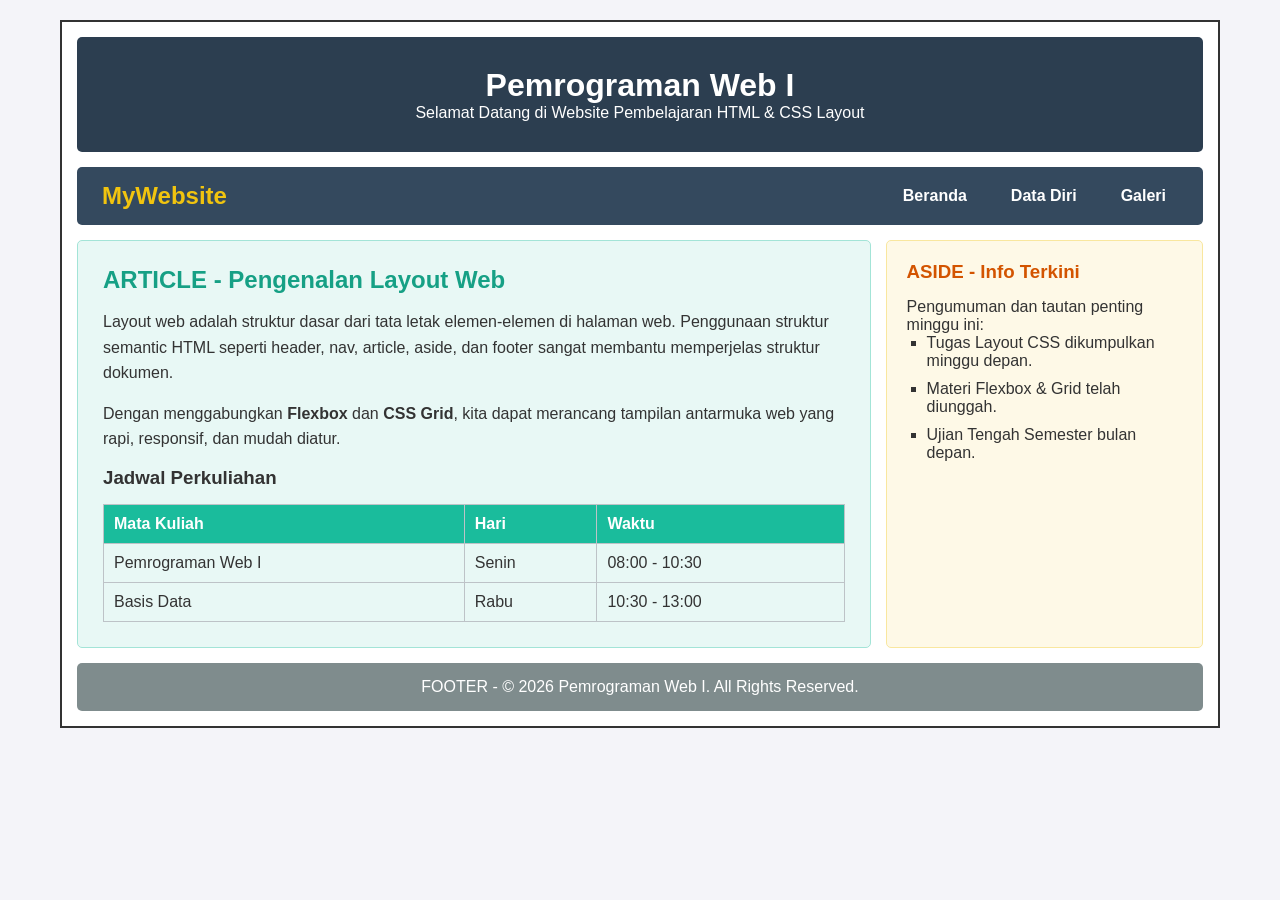
<file: TugasPraktikumPwd/tugaspertemuan3/index.html>
<!DOCTYPE html>
<html lang="id">
<head>
    <meta charset="UTF-8">
    <meta name="viewport" content="width=device-width, initial-scale=1.0">
    <title>Beranda - Pemrograman Web 1</title>
    <link rel="stylesheet" href="style.css">
</head>
<body>
    <div class="wrapper">
        <!-- Header -->
        <header>
            <h1>Pemrograman Web I</h1>
            <p>Selamat Datang di Website Pembelajaran HTML & CSS Layout</p>
        </header>

        <!-- Navigasi (Flexbox: Logo di kiri, Menu di kanan) -->
       <nav>
    <div class="logo">MyWebsite</div>
    <ul>
        <li><a href="index.html">Beranda</a></li>
        <li><a href="about.html">Data Diri</a></li>
        <li><a href="gallery.html">Galeri</a></li>
    </ul>
</nav>

        <!-- Section Utama (Grid Container) -->
        <section class="main-content">
            <!-- Article -->
            <article>
                <h2>ARTICLE - Pengenalan Layout Web</h2>
                <p>Layout web adalah struktur dasar dari tata letak elemen-elemen di halaman web. Penggunaan struktur semantic HTML seperti <code>header</code>, <code>nav</code>, <code>article</code>, <code>aside</code>, dan <code>footer</code> sangat membantu memperjelas struktur dokumen.</p>
                <p>Dengan menggabungkan <strong>Flexbox</strong> dan <strong>CSS Grid</strong>, kita dapat merancang tampilan antarmuka web yang rapi, responsif, dan mudah diatur.</p>
                
                <h3>Jadwal Perkuliahan</h3>
                <table>
                    <thead>
                        <tr>
                            <th>Mata Kuliah</th>
                            <th>Hari</th>
                            <th>Waktu</th>
                        </tr>
                    </thead>
                    <tbody>
                        <tr>
                            <td>Pemrograman Web I</td>
                            <td>Senin</td>
                            <td>08:00 - 10:30</td>
                        </tr>
                        <tr>
                            <td>Basis Data</td>
                            <td>Rabu</td>
                            <td>10:30 - 13:00</td>
                        </tr>
                    </tbody>
                </table>
            </article>

            <!-- Aside -->
            <aside>
                <h3>ASIDE - Info Terkini</h3>
                <p>Pengumuman dan tautan penting minggu ini:</p>
                <ul>
                    <li>Tugas Layout CSS dikumpulkan minggu depan.</li>
                    <li>Materi Flexbox & Grid telah diunggah.</li>
                    <li>Ujian Tengah Semester bulan depan.</li>
                </ul>
            </aside>
        </section>

        <!-- Footer -->
        <footer>
            <p>FOOTER - &copy; 2026 Pemrograman Web I. All Rights Reserved.</p>
        </footer>
    </div>
</body>
</html>
</file>
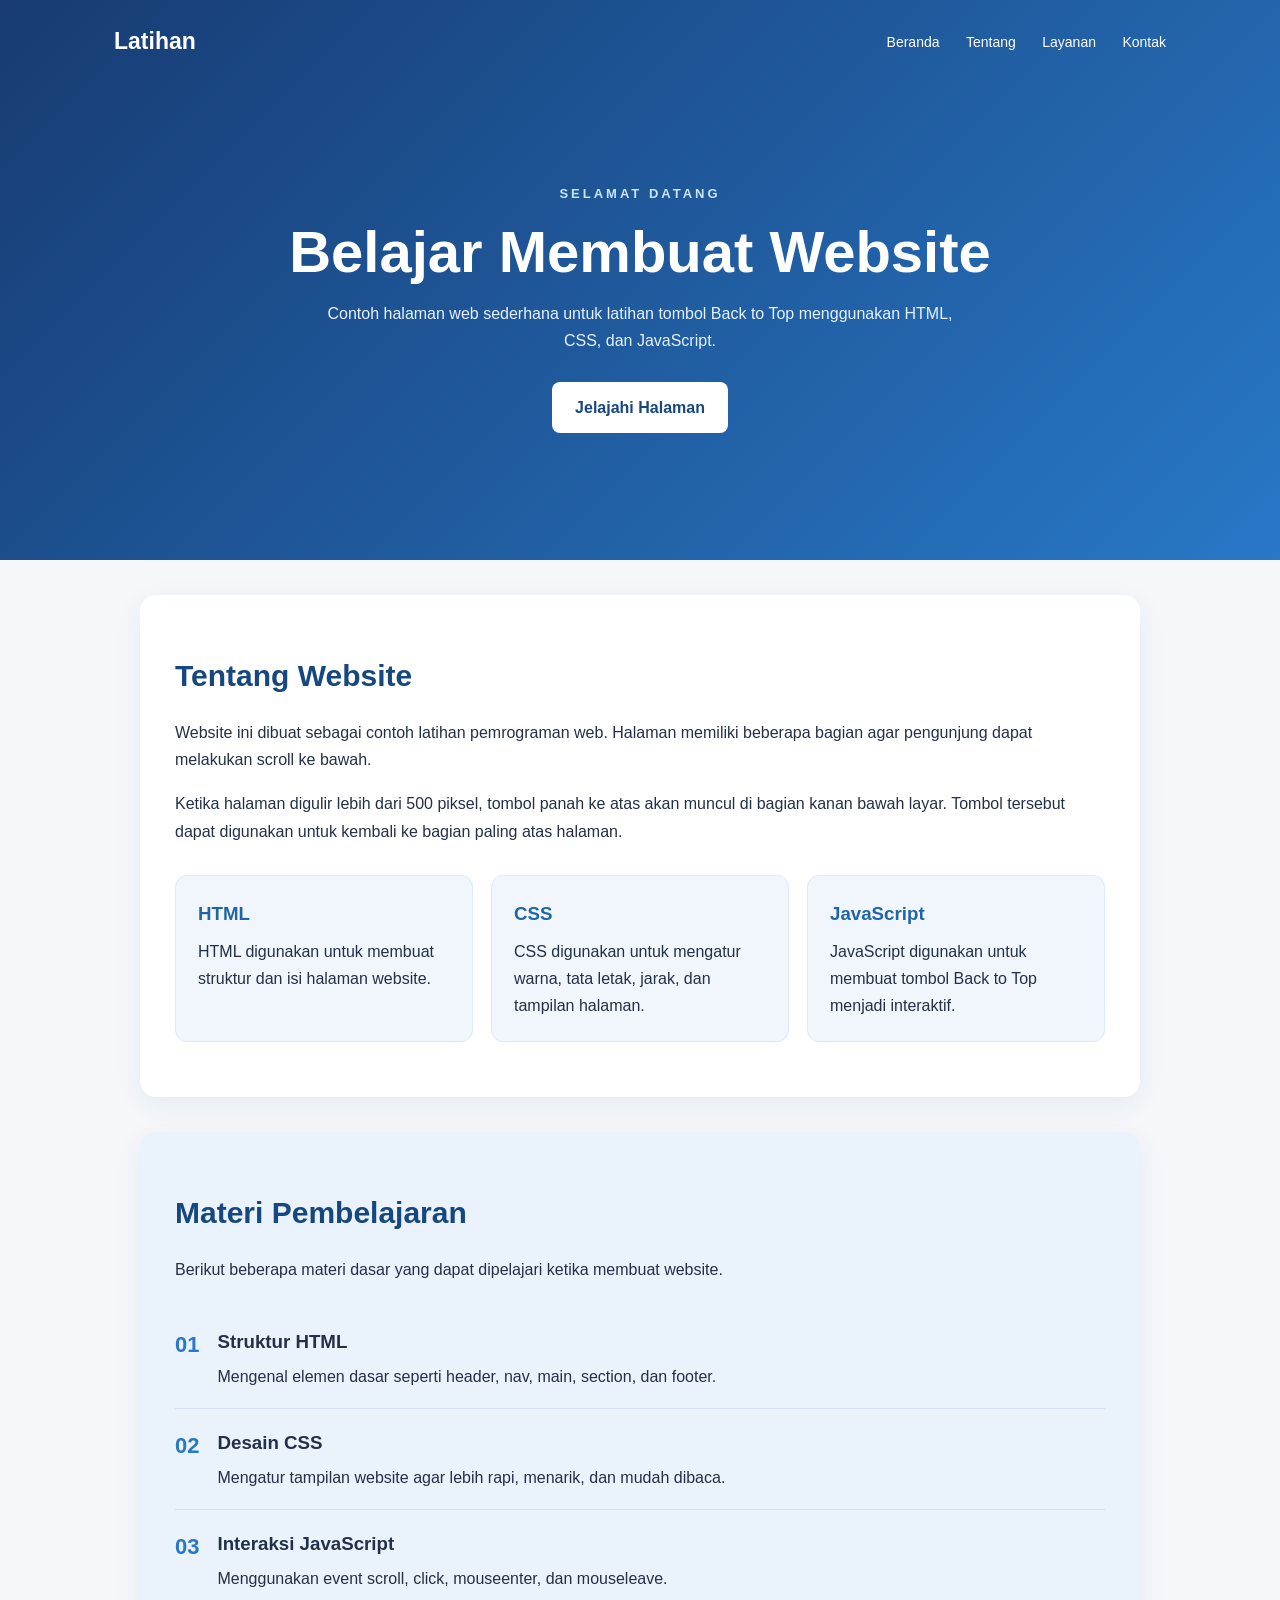
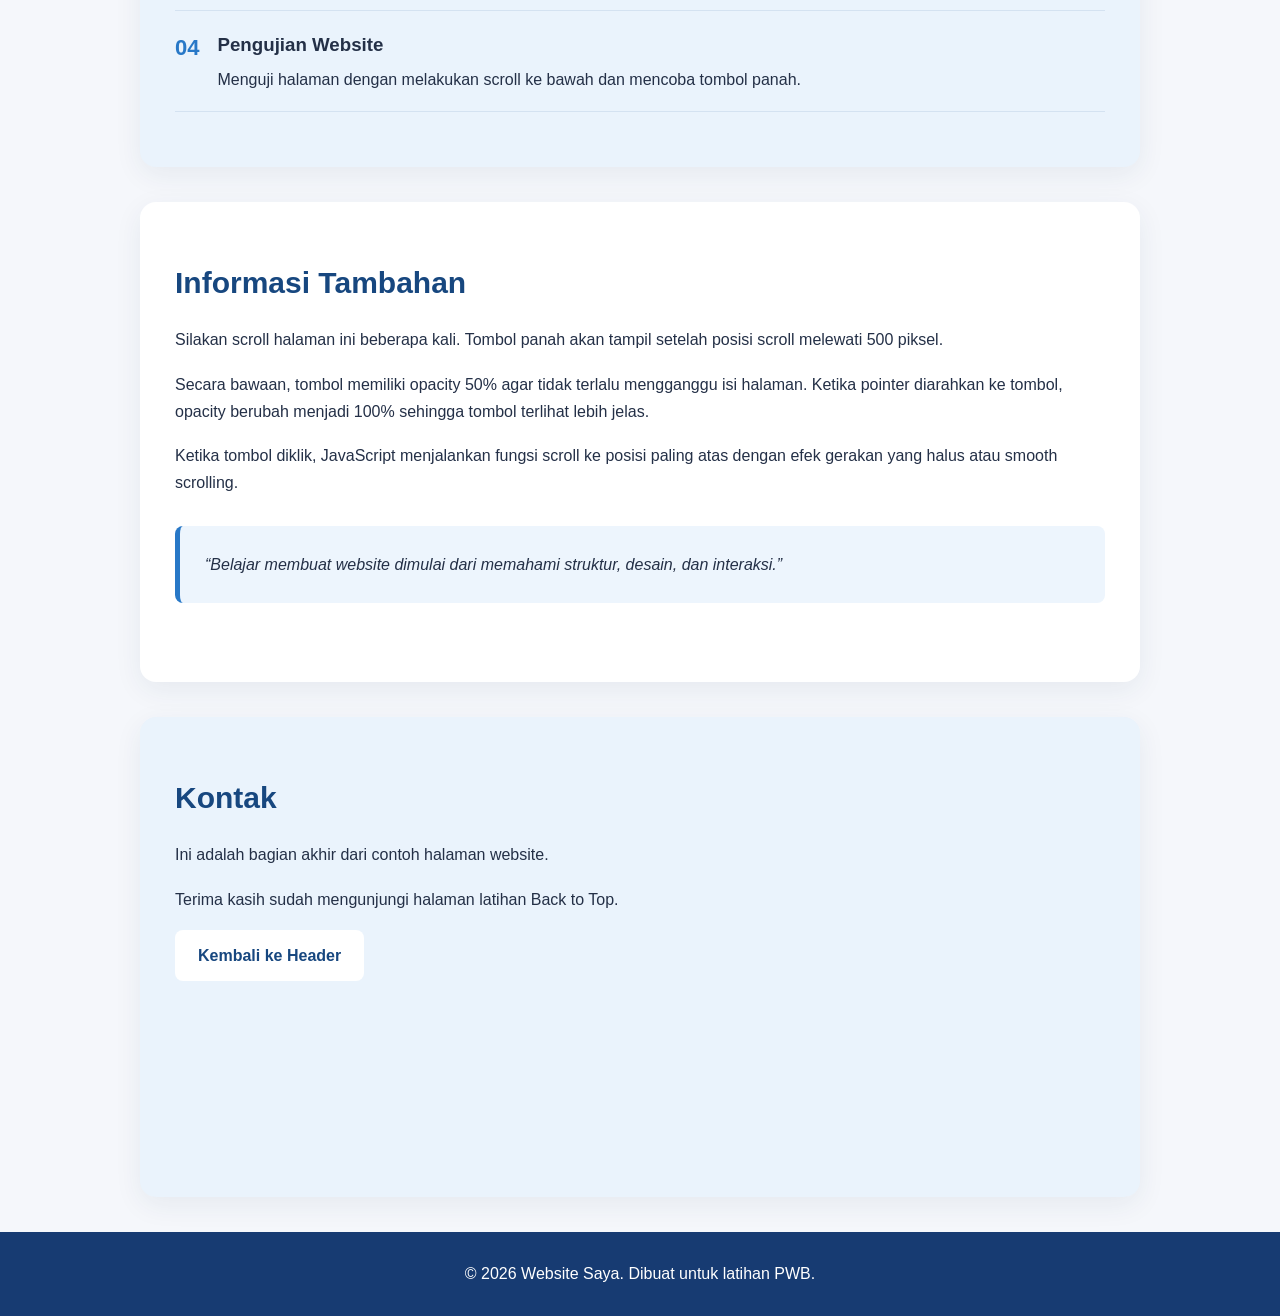
<file: TugasPraktikumPwd/tugaspertemuan4/index.html>
<!DOCTYPE html>
<html lang="id">
<head>
    <meta charset="UTF-8">
    <meta name="viewport" content="width=device-width, initial-scale=1.0">
    <title>Tugas Pertemuan 4</title>
    <link rel="stylesheet" href="style.css">
</head>
<body>

    <header id="top">
        <nav class="navbar">
            <h2>Latihan</h2>
            <div>
                <a href="#beranda">Beranda</a>
                <a href="#tentang">Tentang</a>
                <a href="#layanan">Layanan</a>
                <a href="#kontak">Kontak</a>
            </div>
        </nav>

        <section class="hero" id="beranda">
            <p class="label">SELAMAT DATANG</p>
            <h1>Belajar Membuat Website</h1>
            <p>Contoh halaman web sederhana untuk latihan tombol Back to Top menggunakan HTML, CSS, dan JavaScript.</p>
            <a class="hero-button" href="#tentang">Jelajahi Halaman</a>
        </section>
    </header>

    <main>
        <section class="content-section" id="tentang">
            <h2>Tentang Website</h2>
            <p>Website ini dibuat sebagai contoh latihan pemrograman web. Halaman memiliki beberapa bagian agar pengunjung dapat melakukan scroll ke bawah.</p>
            <p>Ketika halaman digulir lebih dari 500 piksel, tombol panah ke atas akan muncul di bagian kanan bawah layar. Tombol tersebut dapat digunakan untuk kembali ke bagian paling atas halaman.</p>
            <div class="info-grid">
                <article class="info-card">
                    <h3>HTML</h3>
                    <p>HTML digunakan untuk membuat struktur dan isi halaman website.</p>
                </article>
                <article class="info-card">
                    <h3>CSS</h3>
                    <p>CSS digunakan untuk mengatur warna, tata letak, jarak, dan tampilan halaman.</p>
                </article>
                <article class="info-card">
                    <h3>JavaScript</h3>
                    <p>JavaScript digunakan untuk membuat tombol Back to Top menjadi interaktif.</p>
                </article>
            </div>
        </section>

        <section class="content-section alternate" id="layanan">
            <h2>Materi Pembelajaran</h2>
            <p>Berikut beberapa materi dasar yang dapat dipelajari ketika membuat website.</p>
            <div class="lesson-list">
                <article><span>01</span><div><h3>Struktur HTML</h3><p>Mengenal elemen dasar seperti header, nav, main, section, dan footer.</p></div></article>
                <article><span>02</span><div><h3>Desain CSS</h3><p>Mengatur tampilan website agar lebih rapi, menarik, dan mudah dibaca.</p></div></article>
                <article><span>03</span><div><h3>Interaksi JavaScript</h3><p>Menggunakan event scroll, click, mouseenter, dan mouseleave.</p></div></article>
                <article><span>04</span><div><h3>Pengujian Website</h3><p>Menguji halaman dengan melakukan scroll ke bawah dan mencoba tombol panah.</p></div></article>
            </div>
        </section>

        <section class="content-section">
            <h2>Informasi Tambahan</h2>
            <p>Silakan scroll halaman ini beberapa kali. Tombol panah akan tampil setelah posisi scroll melewati 500 piksel.</p>
            <p>Secara bawaan, tombol memiliki opacity 50% agar tidak terlalu mengganggu isi halaman. Ketika pointer diarahkan ke tombol, opacity berubah menjadi 100% sehingga tombol terlihat lebih jelas.</p>
            <p>Ketika tombol diklik, JavaScript menjalankan fungsi scroll ke posisi paling atas dengan efek gerakan yang halus atau smooth scrolling.</p>
            <div class="quote-box">
                “Belajar membuat website dimulai dari memahami struktur, desain, dan interaksi.”
            </div>
        </section>

        <section class="content-section alternate" id="kontak">
            <h2>Kontak</h2>
            <p>Ini adalah bagian akhir dari contoh halaman website.</p>
            <p>Terima kasih sudah mengunjungi halaman latihan Back to Top.</p>
            <a class="hero-button" href="#top">Kembali ke Header</a>
        </section>
    </main>

    <footer>
        <p>&copy; 2026 Website Saya. Dibuat untuk latihan PWB.</p>
    </footer>

    <script src="script.js"></script>
</body>
</html>
</file>
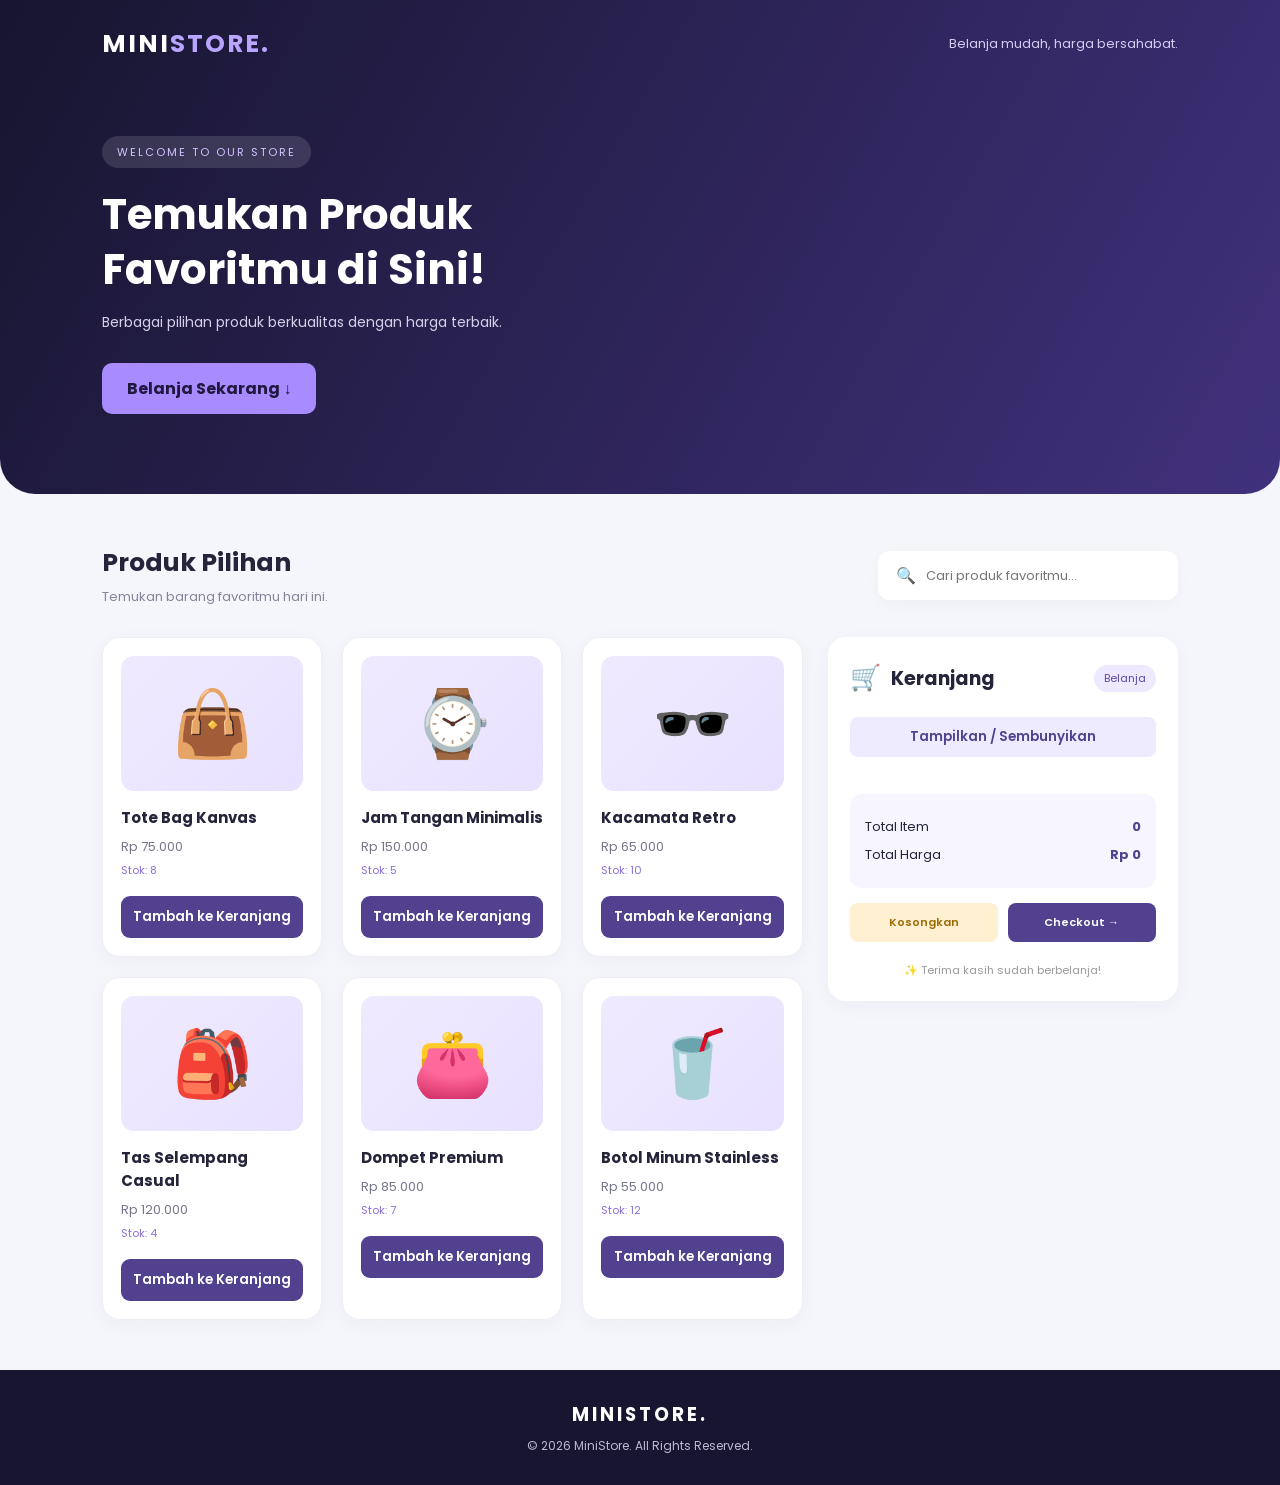
<file: TugasPraktikumPwd/tugaspertemuan5/index.html>
<!DOCTYPE html>
<html lang="id">
<head>
    <meta charset="UTF-8">
    <meta name="viewport" content="width=device-width, initial-scale=1.0">
    <title>Minimalist Store</title>
    <link rel="stylesheet" href="style.css">
    <script src="https://code.jquery.com/jquery-3.7.1.min.js"></script>
</head>
<body>

    <header class="hero">
        <nav>
            <h2>MINI<span>STORE.</span></h2>
            <p>Belanja mudah, harga bersahabat.</p>
        </nav>

        <div class="hero-content">
            <span class="tagline">WELCOME TO OUR STORE</span>
            <h1>Temukan Produk <br>Favoritmu di Sini!</h1>
            <p>Berbagai pilihan produk berkualitas dengan harga terbaik.</p>
            <a href="#products" class="hero-button">Belanja Sekarang ↓</a>
        </div>
    </header>

    <main>
        <section class="search-section" id="products">
            <div>
                <h2>Produk Pilihan</h2>
                <p>Temukan barang favoritmu hari ini.</p>
            </div>

            <div class="search-box">
                <span>🔍</span>
                <input type="text" id="search-input"
                    placeholder="Cari produk favoritmu...">
            </div>
        </section>

        <div class="container">

            <div class="product-list" id="product-list"></div>

            <aside class="cart-panel">
                <div class="cart-heading">
                    <div>
                        <span class="cart-icon">🛒</span>
                        <h2>Keranjang</h2>
                    </div>
                    <span class="cart-label">Belanja</span>
                </div>

                <button id="toggle-cart">Tampilkan / Sembunyikan</button>

                <ul class="cart-items" id="cart-items"></ul>

                <div class="cart-information">
                    <div>
                        <span>Total Item</span>
                        <strong id="cart-count">0</strong>
                    </div>

                    <div>
                        <span>Total Harga</span>
                        <strong id="cart-total">Rp 0</strong>
                    </div>
                </div>

                <div class="cart-actions">
                    <button id="empty-cart">Kosongkan</button>
                    <button id="checkout-btn">Checkout →</button>
                </div>

                <div class="summary-box" id="summary-box">
                    <h3>Ringkasan Pesanan</h3>
                    <p><strong>Nama Pembeli:</strong>
                        <span id="summary-name"></span>
                    </p>

                    <p><strong>Daftar Item:</strong></p>
                    <ul id="summary-list"></ul>

                    <p class="summary-total">
                        Total Bayar: Rp <span id="summary-total">0</span>
                    </p>
                </div>

                <p class="secure-text">✨ Terima kasih sudah berbelanja!</p>
            </aside>

        </div>
    </main>

    <footer>
        <h3>MINISTORE.</h3>
        <p>© 2026 MiniStore. All Rights Reserved.</p>
    </footer>

    <script src="script.js"></script>
</body>
</html>
</file>
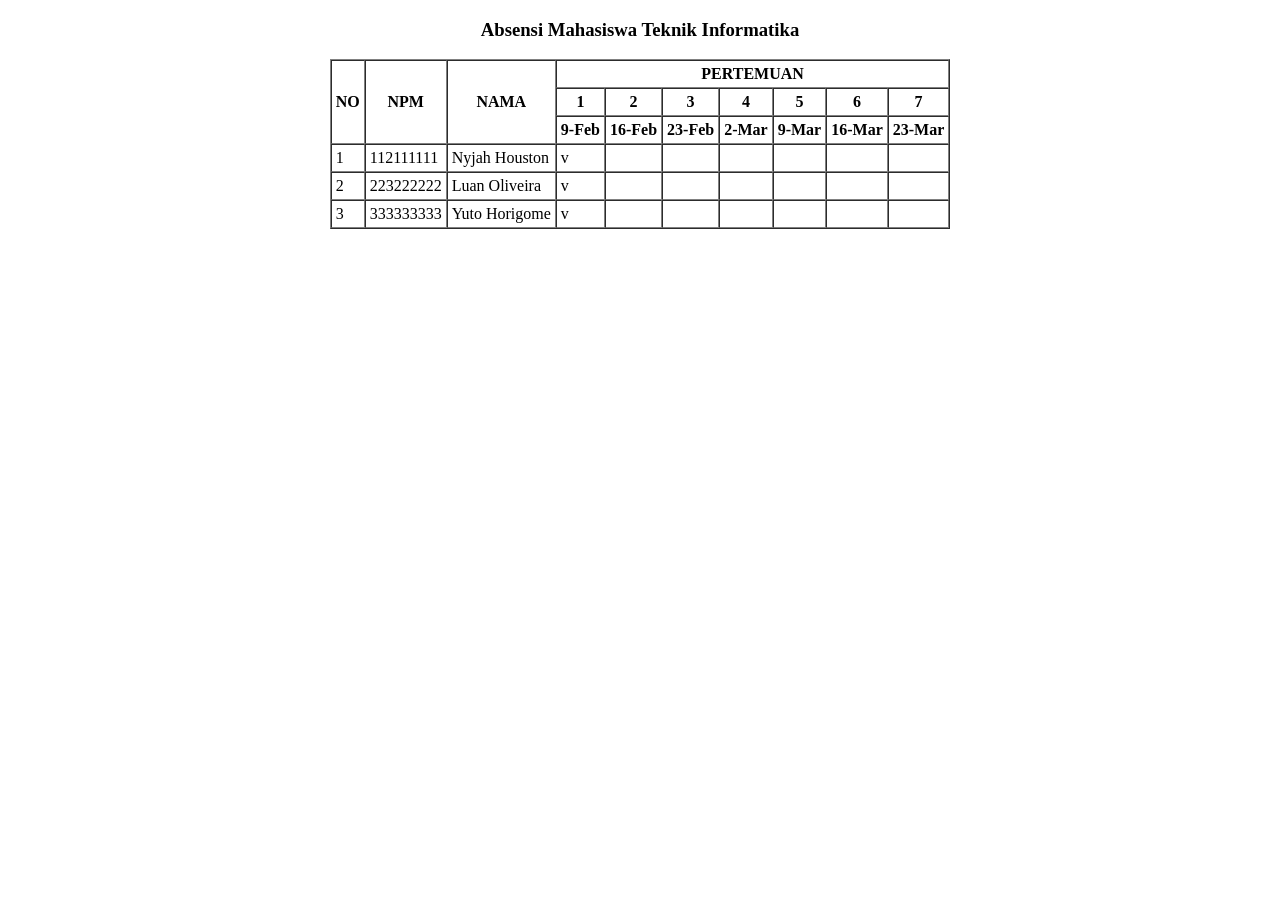
<file: TugasPraktikumPwd/tugaspertemuan2/tugas1.html>
<!DOCTYPE html>
<html lang="id">
<head>
    <meta charset="UTF-8">
    <title>Tugas Praktikum 1</title>
</head>
<body>

    <h3 align="center">Absensi Mahasiswa Teknik Informatika</h3>

    <table border="1" cellspacing="0" cellpadding="4" align="center">
        <tr>
            <th rowspan="3">NO</th>
            <th rowspan="3">NPM</th>
            <th rowspan="3">NAMA</th>
            <th colspan="7">PERTEMUAN</th>
        </tr>

        <tr>
            <th>1</th>
            <th>2</th>
            <th>3</th>
            <th>4</th>
            <th>5</th>
            <th>6</th>
            <th>7</th>
        </tr>

        <tr>
            <th>9-Feb</th>
            <th>16-Feb</th>
            <th>23-Feb</th>
            <th>2-Mar</th>
            <th>9-Mar</th>
            <th>16-Mar</th>
            <th>23-Mar</th>
        </tr>

        <tr>
            <td>1</td>
            <td>112111111</td>
            <td>Nyjah Houston</td>
            <td>v</td>
            <td></td><td></td><td></td>
            <td></td><td></td><td></td>
        </tr>

        <tr>
            <td>2</td>
            <td>223222222</td>
            <td>Luan Oliveira</td>
            <td>v</td>
            <td></td><td></td><td></td>
            <td></td><td></td><td></td>
        </tr>

        <tr>
            <td>3</td>
            <td>333333333</td>
            <td>Yuto Horigome</td>
            <td>v</td>
            <td></td><td></td><td></td>
            <td></td><td></td><td></td>
        </tr>
    </table>

</body>
</html>
</file>
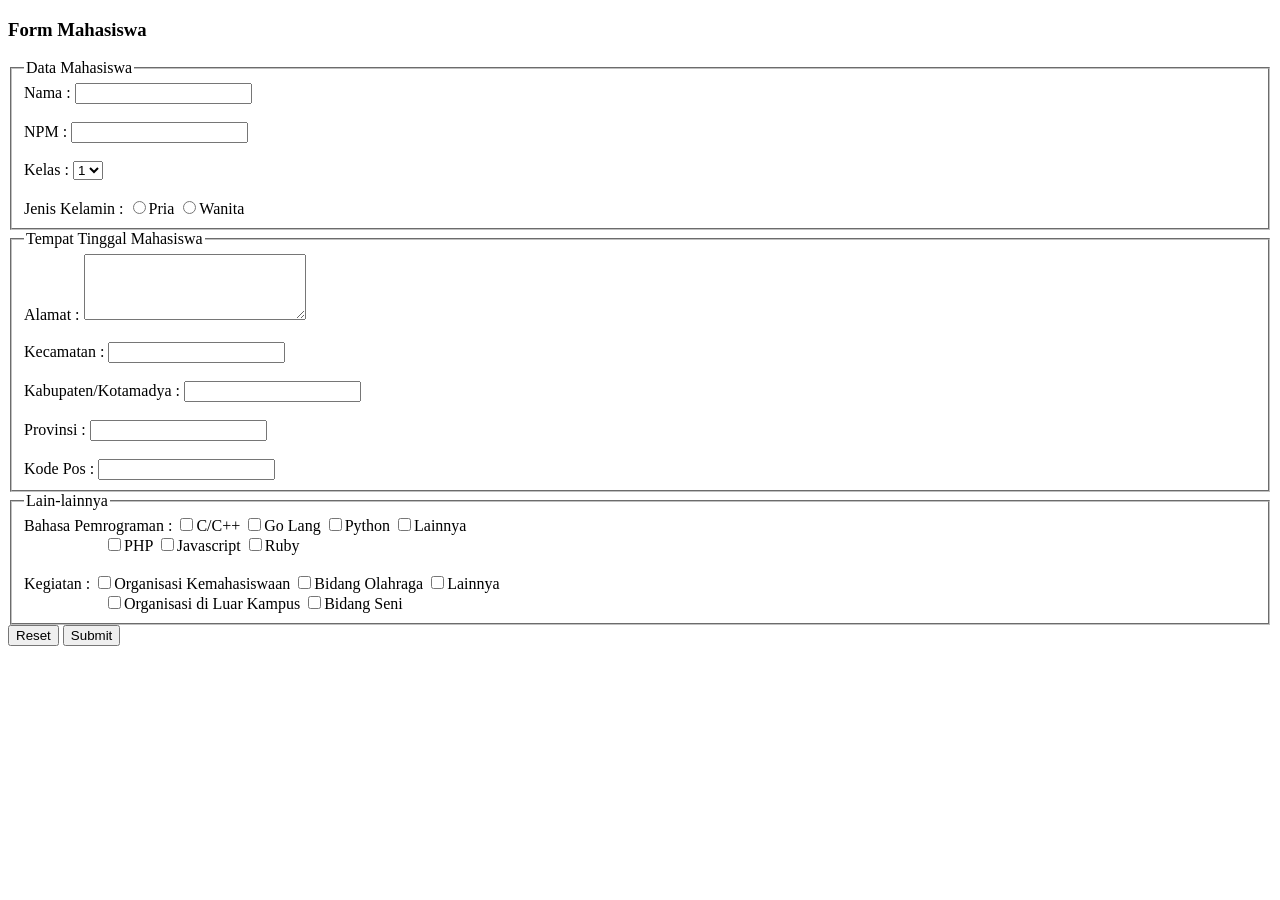
<file: TugasPraktikumPwd/tugaspertemuan2/tugas2.html>
<!DOCTYPE html>
<html lang="id">
<head>
    <meta charset="UTF-8">
    <title>Form Mahasiswa</title>
</head>
<body>

    <h3>Form Mahasiswa</h3>

    <form>
        <fieldset>
            <legend>Data Mahasiswa</legend>

            Nama :
            <input type="text" name="nama">
            <br><br>

            NPM :
            <input type="text" name="npm">
            <br><br>

            Kelas :
            <select name="kelas">
                <option>1</option>
                <option>2</option>
                <option>3</option>
            </select>
            <br><br>

            Jenis Kelamin :
            <input type="radio" name="jk" value="Pria">Pria
            <input type="radio" name="jk" value="Wanita">Wanita
        </fieldset>

        <fieldset>
            <legend>Tempat Tinggal Mahasiswa</legend>

            Alamat :
            <textarea name="alamat" rows="4" cols="25"></textarea>
            <br><br>

            Kecamatan :
            <input type="text" name="kecamatan">
            <br><br>

            Kabupaten/Kotamadya :
            <input type="text" name="kabupaten">
            <br><br>

            Provinsi :
            <input type="text" name="provinsi">
            <br><br>

            Kode Pos :
            <input type="text" name="kodepos">
        </fieldset>

        <fieldset>
            <legend>Lain-lainnya</legend>

            Bahasa Pemrograman :
            <input type="checkbox" name="bahasa" value="C/C++">C/C++
            <input type="checkbox" name="bahasa" value="Go Lang">Go Lang
            <input type="checkbox" name="bahasa" value="Python">Python
            <input type="checkbox" name="bahasa" value="Lainnya">Lainnya
            <br>

            &nbsp;&nbsp;&nbsp;&nbsp;&nbsp;&nbsp;&nbsp;&nbsp;&nbsp;&nbsp;&nbsp;&nbsp;&nbsp;&nbsp;&nbsp;&nbsp;&nbsp;&nbsp;&nbsp;
            <input type="checkbox" name="bahasa" value="PHP">PHP
            <input type="checkbox" name="bahasa" value="Javascript">Javascript
            <input type="checkbox" name="bahasa" value="Ruby">Ruby
            <br><br>

            Kegiatan :
            <input type="checkbox" name="kegiatan" value="Organisasi">Organisasi Kemahasiswaan
            <input type="checkbox" name="kegiatan" value="Olahraga">Bidang Olahraga
            <input type="checkbox" name="kegiatan" value="Lainnya">Lainnya
            <br>

            &nbsp;&nbsp;&nbsp;&nbsp;&nbsp;&nbsp;&nbsp;&nbsp;&nbsp;&nbsp;&nbsp;&nbsp;&nbsp;&nbsp;&nbsp;&nbsp;&nbsp;&nbsp;&nbsp;
            <input type="checkbox" name="kegiatan" value="Luar Kampus">Organisasi di Luar Kampus
            <input type="checkbox" name="kegiatan" value="Seni">Bidang Seni
        </fieldset>

        <input type="reset" value="Reset">
        <input type="submit" value="Submit">
    </form>

</body>
</html>
</file>
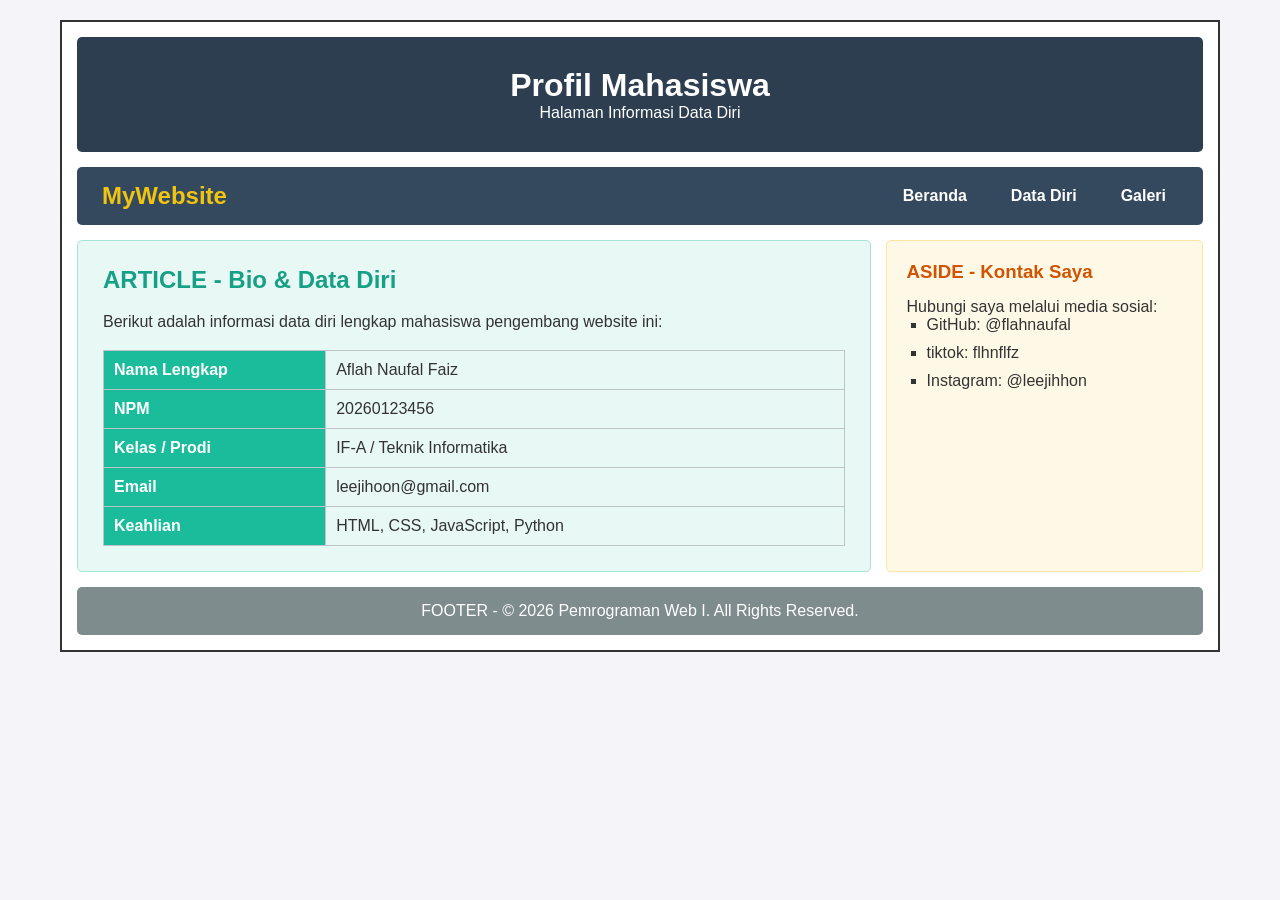
<file: TugasPraktikumPwd/tugaspertemuan3/about.html>
<!DOCTYPE html>
<html lang="id">
<head>
    <meta charset="UTF-8">
    <meta name="viewport" content="width=device-width, initial-scale=1.0">
    <title>Data Diri - Pemrograman Web 1</title>
    <link rel="stylesheet" href="style.css">
</head>
<body>
    <div class="wrapper">
        <!-- Header -->
        <header>
            <h1>Profil Mahasiswa</h1>
            <p>Halaman Informasi Data Diri</p>
        </header>

        <!-- Navigasi -->
      <nav>
    <div class="logo">MyWebsite</div>
    <ul>
        <li><a href="index.html">Beranda</a></li>
        <li><a href="about.html">Data Diri</a></li>
        <li><a href="gallery.html">Galeri</a></li>
    </ul>
</nav>
        <!-- Section Utama -->
        <section class="main-content">
            <!-- Article -->
            <article>
                <h2>ARTICLE - Bio & Data Diri</h2>
                <p>Berikut adalah informasi data diri lengkap mahasiswa pengembang website ini:</p>
                
                <table>
                    <tr>
                        <th style="width: 30%;">Nama Lengkap</th>
                        <td>Aflah Naufal Faiz</td>
                    </tr>
                    <tr>
                        <th>NPM</th>
                        <td>20260123456</td>
                    </tr>
                    <tr>
                        <th>Kelas / Prodi</th>
                        <td>IF-A / Teknik Informatika</td>
                    </tr>
                    <tr>
                        <th>Email</th>
                        <td>leejihoon@gmail.com</td>
                    </tr>
                    <tr>
                        <th>Keahlian</th>
                        <td>HTML, CSS, JavaScript, Python</td>
                    </tr>
                </table>
            </article>

            <!-- Aside -->
            <aside>
                <h3>ASIDE - Kontak Saya</h3>
                <p>Hubungi saya melalui media sosial:</p>
                <ul>
                    <li>GitHub: @flahnaufal</li>
                    <li>tiktok: flhnflfz</li>
                    <li>Instagram: @leejihhon</li>
                </ul>
            </aside>
        </section>

        <!-- Footer -->
        <footer>
            <p>FOOTER - &copy; 2026 Pemrograman Web I. All Rights Reserved.</p>
        </footer>
    </div>
</body>
</html>
</file>
<file: TugasPraktikumPwd/tugaspertemuan3/style.css>
/* Reset CSS dasar */
* {
    margin: 0;
    padding: 0;
    box-sizing: border-box;
    font-family: 'Segoe UI', Tahoma, Geneva, Verdana, sans-serif;
}

body {
    background-color: #f4f4f9;
    color: #333;
    padding: 20px;
    max-width: 1200px;
    margin: 0 auto;
}

/* Container Utama */
.wrapper {
    border: 2px solid #333;
    display: flex;
    flex-direction: column;
    gap: 15px;
    padding: 15px;
    background-color: #ffffff;
}

/* Tag Header */
header {
    background-color: #2c3e50;
    color: #ffffff;
    text-align: center;
    padding: 30px 20px;
    border-radius: 5px;
}

nav {
    background-color: #34495e;
    color: #ffffff;
    padding: 15px 25px;
    display: flex; 
    justify-content: space-between; 
    align-items: center;
    border-radius: 5px;
}

nav .logo {
    font-size: 1.5rem;
    font-weight: bold;
    color: #f1c40f;
}


nav ul {
    list-style: none;
    display: flex;
    gap: 20px;
}

nav ul li a {
    color: #ffffff;
    text-decoration: none;
    font-weight: 600;
    padding: 8px 12px;
    border-radius: 4px;
    transition: background-color 0.3s;
}

nav ul li a:hover,
nav ul li a.active {
    background-color: #1abc9c;
}

section.main-content {
    display: grid; 
    grid-template-columns: 2.5fr 1fr; 
    gap: 15px;
}

/* Tag Article */
article {
    background-color: #e8f8f5;
    padding: 25px;
    border: 1px solid #a3e4d7;
    border-radius: 5px;
}

article h2 {
    margin-bottom: 15px;
    color: #16a085;
}

article p {
    line-height: 1.6;
    margin-bottom: 15px;
}

/* Style Tabel untuk Konten */
table {
    width: 100%;
    border-collapse: collapse;
    margin-top: 15px;
}

table, th, td {
    border: 1px solid #bdc3c7;
}

th, td {
    padding: 10px;
    text-align: left;
}

th {
    background-color: #1abc9c;
    color: white;
}

/* Tag Aside */
aside {
    background-color: #fef9e7;
    padding: 20px;
    border: 1px solid #f9e79f;
    border-radius: 5px;
}

aside h3 {
    margin-bottom: 15px;
    color: #d35400;
}

aside ul {
    list-style-type: square;
    padding-left: 20px;
}

aside ul li {
    margin-bottom: 10px;
}

/* Tag Footer */
footer {
    background-color: #7f8c8d;
    color: #ffffff;
    text-align: center;
    padding: 15px;
    border-radius: 5px;
}


@media (max-width: 768px) {
    section.main-content {
        grid-template-columns: 1fr;
    }
    
    nav {
        flex-direction: column;
        gap: 10px;
        text-align: center;
    }
}
</file>
<file: TugasPraktikumPwd/tugaspertemuan4/style.css>
* {
    margin: 0;
    padding: 0;
    box-sizing: border-box;
}

html {
    scroll-behavior: smooth;
}

body {
    font-family: Arial, Helvetica, sans-serif;
    line-height: 1.7;
    color: #243047;
    background: #f5f7fb;
}

header {
    min-height: 560px;
    color: white;
    background: linear-gradient(135deg, #173b72, #2878c7);
}

.navbar {
    max-width: 1100px;
    margin: auto;
    padding: 22px 24px;
    display: flex;
    justify-content: space-between;
    align-items: center;
    gap: 20px;
}

.navbar h2 {
    font-size: 23px;
}

.navbar a {
    color: white;
    text-decoration: none;
    margin-left: 22px;
    font-size: 14px;
}

.navbar a:hover {
    text-decoration: underline;
}

.hero {
    max-width: 900px;
    margin: auto;
    padding: 100px 24px 120px;
    text-align: center;
}

.label {
    letter-spacing: 3px;
    font-size: 13px;
    font-weight: bold;
    color: #c9e5ff;
}

.hero h1 {
    margin: 14px 0;
    font-size: clamp(34px, 6vw, 58px);
    line-height: 1.15;
}

.hero p:not(.label) {
    max-width: 650px;
    margin: 0 auto 28px;
    color: #e5f1ff;
}

.hero-button {
    display: inline-block;
    padding: 12px 23px;
    border-radius: 8px;
    color: #17477f;
    background: white;
    text-decoration: none;
    font-weight: bold;
}

.hero-button:hover {
    background: #e8f3ff;
}

.content-section {
    max-width: 1000px;
    min-height: 480px;
    margin: 35px auto;
    padding: 55px 35px;
    background: white;
    border-radius: 16px;
    box-shadow: 0 8px 28px rgba(25, 55, 90, 0.07);
}

.content-section h2 {
    margin-bottom: 18px;
    color: #17477f;
    font-size: 30px;
}

.content-section > p {
    margin-bottom: 17px;
}

.alternate {
    background: #eaf3fc;
}

.info-grid {
    display: grid;
    grid-template-columns: repeat(3, 1fr);
    gap: 18px;
    margin-top: 30px;
}

.info-card {
    padding: 22px;
    border-radius: 12px;
    background: #f1f6fc;
    border: 1px solid #dce9f7;
}

.info-card h3 {
    margin-bottom: 8px;
    color: #2165a5;
}

.lesson-list {
    margin-top: 25px;
}

.lesson-list article {
    display: flex;
    gap: 18px;
    align-items: flex-start;
    padding: 18px 0;
    border-bottom: 1px solid #d4e2f1;
}

.lesson-list article span {
    color: #2878c7;
    font-size: 22px;
    font-weight: bold;
}

.lesson-list h3 {
    margin-bottom: 5px;
}

.quote-box {
    margin-top: 30px;
    padding: 25px;
    border-left: 5px solid #2878c7;
    border-radius: 8px;
    background: #edf5fd;
    font-style: italic;
}

footer {
    padding: 28px 15px;
    text-align: center;
    color: white;
    background: #173b72;
}


#backToTop {
    position: fixed;
    right: 28px;
    bottom: 28px;
    width: 52px;
    height: 52px;
    border: none;
    border-radius: 50%;
    color: white;
    background: #2878c7;
    font-size: 29px;
    cursor: pointer;
    opacity: 0.5;
    display: none;
    z-index: 1000;
    box-shadow: 0 4px 14px rgba(0, 0, 0, 0.2);
    transition: opacity 0.3s, transform 0.3s;
}

#backToTop:hover {
    opacity: 1;
    transform: translateY(-4px);
}

@media (max-width: 700px) {
    .navbar {
        flex-direction: column;
    }

    .navbar a {
        margin: 0 7px;
    }

    .hero {
        padding-top: 75px;
    }

    .content-section {
        margin: 20px 14px;
        padding: 35px 22px;
    }

    .info-grid {
        grid-template-columns: 1fr;
    }
}
</file>
<file: TugasPraktikumPwd/tugaspertemuan5/style.css>
@import url('https://fonts.googleapis.com/css2?family=Poppins:wght@400;500;600;700;800&display=swap');

* {
    margin: 0;
    padding: 0;
    box-sizing: border-box;
    font-family: 'Poppins', sans-serif;
    scroll-behavior: smooth;
}

body {
    background: #f5f6fc;
    color: #24243a;
}

/* HEADER */
.hero {
    background: linear-gradient(120deg, #17152f, #41317d);
    color: white;
    padding: 25px 8% 80px;
    border-radius: 0 0 35px 35px;
}

nav {
    display: flex;
    justify-content: space-between;
    align-items: center;
}

nav h2 {
    font-size: 25px;
    letter-spacing: 2px;
}

nav h2 span {
    color: #b9a5ff;
}

nav p {
    color: #d4ccef;
    font-size: 13px;
}

.hero-content {
    margin-top: 75px;
}

.tagline {
    background: #ffffff20;
    color: #d2c3ff;
    padding: 8px 15px;
    border-radius: 20px;
    font-size: 11px;
    letter-spacing: 2px;
}

.hero-content h1 {
    font-size: 42px;
    line-height: 1.3;
    margin: 25px 0 15px;
}

.hero-content p {
    color: #d6d1e9;
    font-size: 14px;
    margin-bottom: 30px;
}

.hero-button {
    display: inline-block;
    text-decoration: none;
    background: #a88cff;
    color: #21183f;
    padding: 13px 25px;
    border-radius: 10px;
    font-weight: 700;
    transition: 0.3s;
}

.hero-button:hover {
    background: white;
    transform: translateY(-3px);
}

/* MAIN */
main {
    padding: 50px 8%;
}

.search-section {
    display: flex;
    justify-content: space-between;
    align-items: center;
    gap: 20px;
    margin-bottom: 30px;
}

.search-section h2 {
    font-size: 25px;
}

.search-section p {
    font-size: 13px;
    color: #85859a;
    margin-top: 5px;
}

.search-box {
    display: flex;
    align-items: center;
    gap: 10px;
    background: white;
    padding: 12px 18px;
    border-radius: 12px;
    box-shadow: 0 4px 15px #00000008;
    width: 300px;
}

.search-box input {
    border: none;
    outline: none;
    width: 100%;
    font-size: 13px;
}

/* CONTAINER */
.container {
    display: grid;
    grid-template-columns: 2fr 1fr;
    gap: 25px;
    align-items: start;
}

.product-list {
    display: grid;
    grid-template-columns: repeat(3, 1fr);
    gap: 20px;
}

/* PRODUCT CARD */
.product-card {
    background: white;
    padding: 18px;
    border-radius: 18px;
    box-shadow: 0 5px 20px #27204d0a;
    transition: 0.3s;
    text-align: left;
    border: 1px solid #eeeeF5;
}

.product-card:hover {
    transform: translateY(-7px);
    box-shadow: 0 12px 25px #27204d15;
}

.product-img {
    height: 135px;
    background: linear-gradient(135deg, #f0eaff, #e7e1ff);
    border-radius: 13px;
    display: flex;
    justify-content: center;
    align-items: center;
    font-size: 65px;
    margin-bottom: 15px;
}

.product-card h3 {
    font-size: 15px;
    margin-bottom: 8px;
}

.product-card p {
    font-size: 13px;
    color: #77778c;
    margin: 5px 0;
}

.product-card .product-stock {
    color: #8c70d9;
    font-size: 11px;
}

.product-card button {
    width: 100%;
    background: #51418e;
    color: white;
    border: none;
    padding: 11px;
    border-radius: 9px;
    margin-top: 12px;
    cursor: pointer;
    font-weight: 600;
    transition: 0.3s;
}

.product-card button:hover {
    background: #7862c3;
}

/* CART */
.cart-panel {
    background: white;
    padding: 22px;
    border-radius: 18px;
    box-shadow: 0 5px 20px #27204d0a;
    position: sticky;
    top: 20px;
}

.cart-heading {
    display: flex;
    justify-content: space-between;
    align-items: center;
    margin-bottom: 20px;
}

.cart-heading div {
    display: flex;
    align-items: center;
    gap: 10px;
}

.cart-heading h2 {
    font-size: 19px;
}

.cart-icon {
    font-size: 25px;
}

.cart-label {
    background: #eee9ff;
    color: #6249ac;
    padding: 5px 10px;
    border-radius: 20px;
    font-size: 11px;
}

#toggle-cart {
    width: 100%;
    background: #eeeaff;
    color: #51418e;
    border: none;
    padding: 10px;
    border-radius: 8px;
    cursor: pointer;
    margin-bottom: 12px;
    font-weight: 600;
}

.cart-items {
    list-style: none;
    max-height: 250px;
    overflow-y: auto;
    margin: 10px 0;
}

.cart-items li {
    display: none;
    justify-content: space-between;
    align-items: center;
    gap: 8px;
    padding: 12px 0;
    border-bottom: 1px solid #eee;
    font-size: 12px;
}

.remove-btn {
    background: #ffe7e7;
    color: #dc3545;
    border: none;
    padding: 6px 9px;
    border-radius: 6px;
    cursor: pointer;
}

.cart-information {
    background: #f7f5ff;
    padding: 15px;
    border-radius: 12px;
    margin-top: 15px;
}

.cart-information div {
    display: flex;
    justify-content: space-between;
    margin: 8px 0;
    font-size: 13px;
}

.cart-information strong {
    color: #51418e;
}

.cart-actions {
    display: flex;
    gap: 10px;
    margin-top: 15px;
}

.cart-actions button {
    flex: 1;
    padding: 11px 5px;
    border: none;
    border-radius: 8px;
    cursor: pointer;
    font-weight: 600;
    font-size: 11px;
}

#empty-cart {
    background: #fff0d2;
    color: #9c6a00;
}

#checkout-btn {
    background: #51418e;
    color: white;
}

.summary-box {
    display: none;
    margin-top: 20px;
    background: #f4f1ff;
    padding: 15px;
    border-radius: 12px;
    font-size: 12px;
    overflow-wrap: anywhere;
}

.summary-box h3 {
    margin-bottom: 12px;
}

.summary-box p {
    margin: 8px 0;
}

.summary-box ul {
    padding-left: 20px;
    margin: 10px 0;
}

.summary-total {
    font-weight: 700;
    color: #51418e;
}

.secure-text {
    text-align: center;
    font-size: 11px;
    color: #999;
    margin-top: 20px;
}

/* FOOTER */
footer {
    background: #17152f;
    color: white;
    text-align: center;
    padding: 30px 15px;
}

footer h3 {
    letter-spacing: 3px;
    margin-bottom: 8px;
}

footer p {
    color: #bcb8d0;
    font-size: 12px;
}

/* RESPONSIVE */
@media (max-width: 1000px) {
    .container {
        grid-template-columns: 1fr;
    }

    .product-list {
        grid-template-columns: repeat(2, 1fr);
    }

    .cart-panel {
        position: static;
    }
}

@media (max-width: 600px) {
    .hero {
        padding: 22px 6% 65px;
    }

    nav p {
        display: none;
    }

    .hero-content {
        margin-top: 60px;
    }

    .hero-content h1 {
        font-size: 31px;
    }

    main {
        padding: 35px 5%;
    }

    .search-section {
        align-items: stretch;
        flex-direction: column;
    }

    .search-box {
        width: 100%;
    }

    .product-list {
        grid-template-columns: repeat(2, 1fr);
        gap: 12px;
    }

    .product-card {
        padding: 12px;
    }

    .product-img {
        height: 105px;
        font-size: 48px;
    }

    .product-card h3 {
        font-size: 12px;
    }

    .product-card button {
        font-size: 10px;
        padding: 9px 4px;
    }
}
</file>
